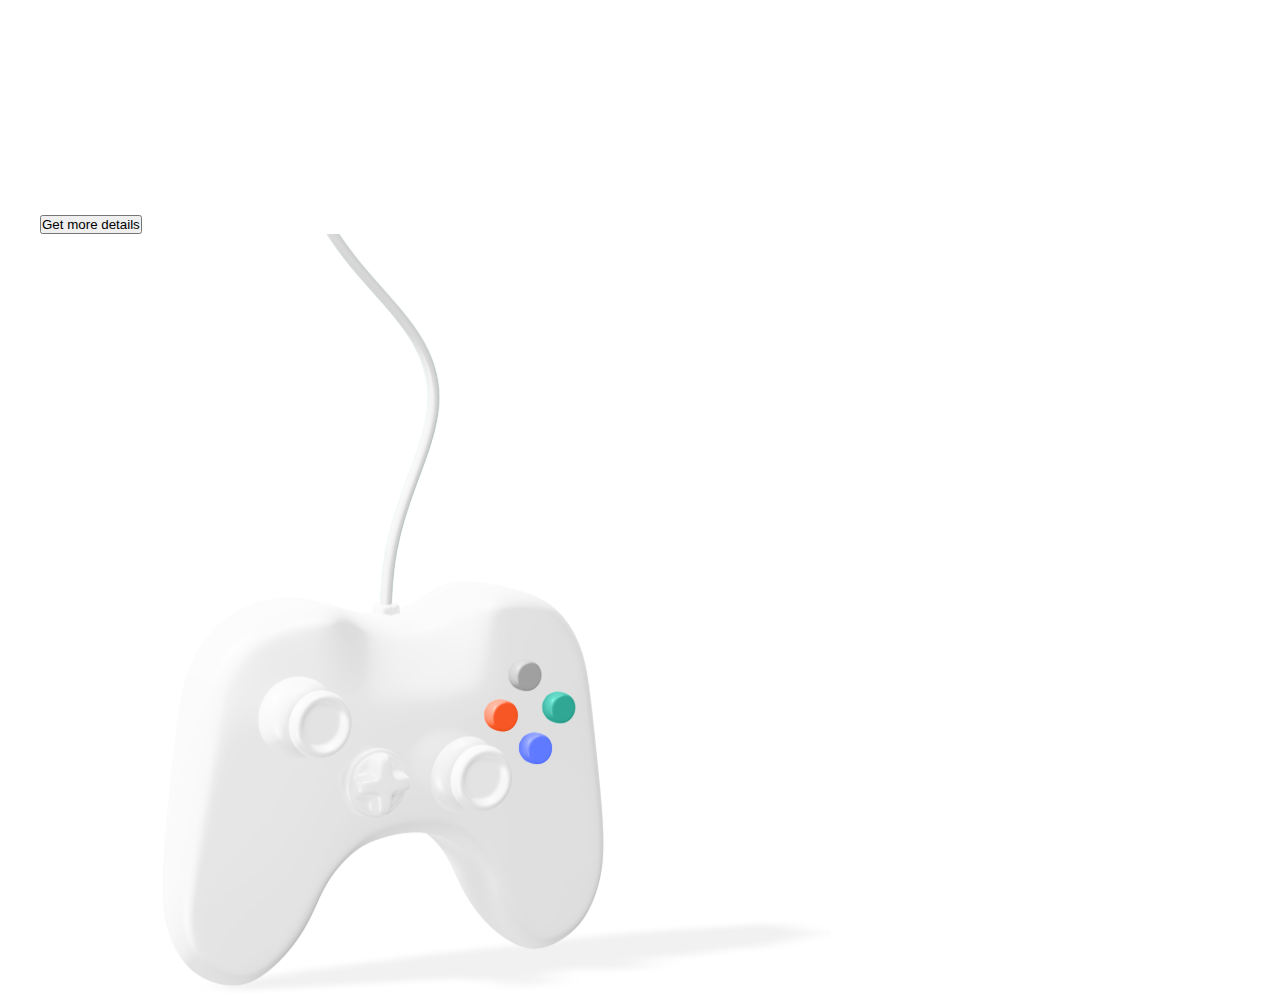
<file: index.html>
<!DOCTYPE html>
<html lang="en" <head>
<meta charset="UTF-8">
<meta name="vievport" content="width=devise-width, initial-scale=1.0">
<title>my first web site</title>
<link rel="stylesheet" href="/css/main.css">
</head>


<body>
    <header class="container">
        <a href="/" class="logo">logo</a>
        <nav>
            <ul>
                <li class="active"><a href="/">Home</a></li>
                <li><a href="about-us.html">About us</a></li>
                <li><a href="#">Portfolio</a></li>
                <li><a href="#">News</a></li>
                <li class="btn"><a href="#">Contact</a></li>
            </ul>
        </nav>
    </header>


    <div class="hero container">
        <div class="hero--info">
            <h2>3D game Dev</h2>
            <h1>Work that we produce for our clients</h1>
            <p>Lorem Ipsum is simply dummy text of the printing and typesetting industry. Lorem Ipsum has been the
                industry's standard.</p>
            <button class="btn">Get more details</button>
        </div>
        <img src="image/joystick.svg" alt="hero">
    </div>

</body>

</html>
</file>
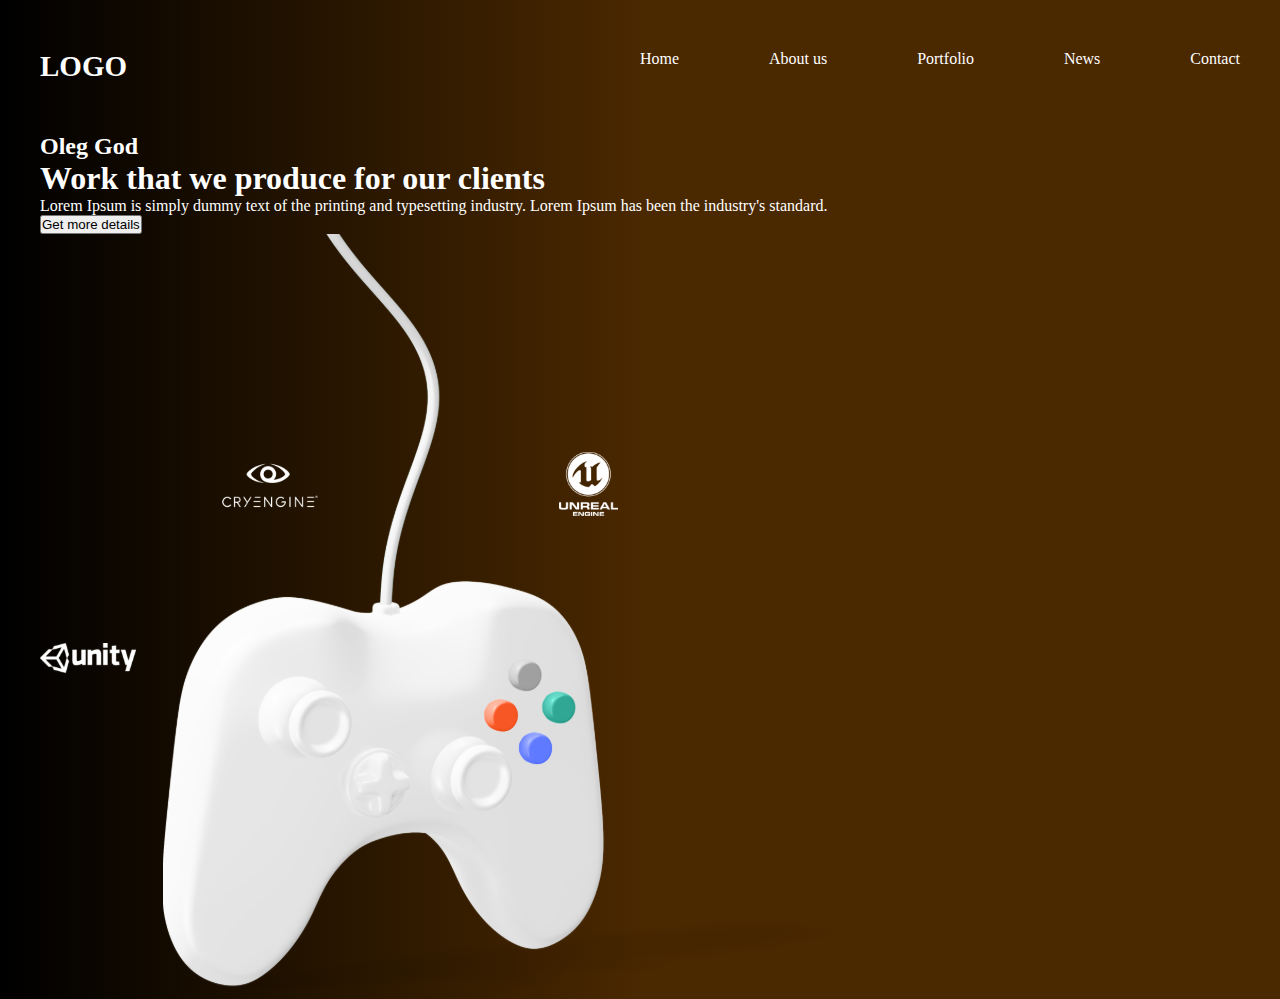
<file: about-us.html>
<!DOCTYPE html>
<html lang="en">

<head>
    <meta charset="UTF-8">
    <meta name="vievport" content="width=devise-width, initial-scale=1.0">
    <title>About us</title>
    <link rel="stylesheet" href="/css/main.css">
</head>


<body>
    <div class="wrapper">
        <header class="container">
            <a href="/" class="logo">logo</a>
            <nav>
                <ul>
                    <li class="active"><a href="/">Home</a></li>
                    <li><a href="#">About us</a></li>
                    <li><a href="#">Portfolio</a></li>
                    <li><a href="#">News</a></li>
                    <li class="btn"><a href="#">Contact</a></li>
                </ul>
            </nav>
        </header>


        <div class="hero container">
            <div class="hero--info">
                <h2>Oleg God</h2>
                <h1>Work that we produce for our clients</h1>
                <p>Lorem Ipsum is simply dummy text of the printing and typesetting industry. Lorem Ipsum has been the
                    industry's standard.</p>
                <button class="btn">Get more details</button>
            </div>
            <img src="image/joystick.svg" alt="hero">
        </div>
    </div>
</body>

</html>
</file>
<file: css/main.css>
*{
    
    margin: 0;
    padding: 0; 
}
body{
    /* font-family: ' DiPlayfairsplay SC'; */
    font-weight: 400;
    color: #fff;

}
a {
    color: #fff;
    text-decoration: none;
}
a:hover{
    color: red;
}
img {
    max-width: 100%;
}
    .wrapper {
        background: linear-gradient(90deg,rgba(0, 0, 0, 1) 0%, rgba(74, 40, 0, 1) 50%);
        width: 100%;
    }

.container{
    width: 1200px;
    margin: 0 auto;
}
header{
    padding: 50px 0;
}
header .logo{
    text-transform: uppercase;
    font-size: 29px;
    font-weight: 800;
}

header nav {
    float: right;
    width: 50%;
}
header nav ul {
    list-style: none;
    display: flex;
    justify-content: space-between;
}
header nav ul li {
    color: #fff;
}
</file>
